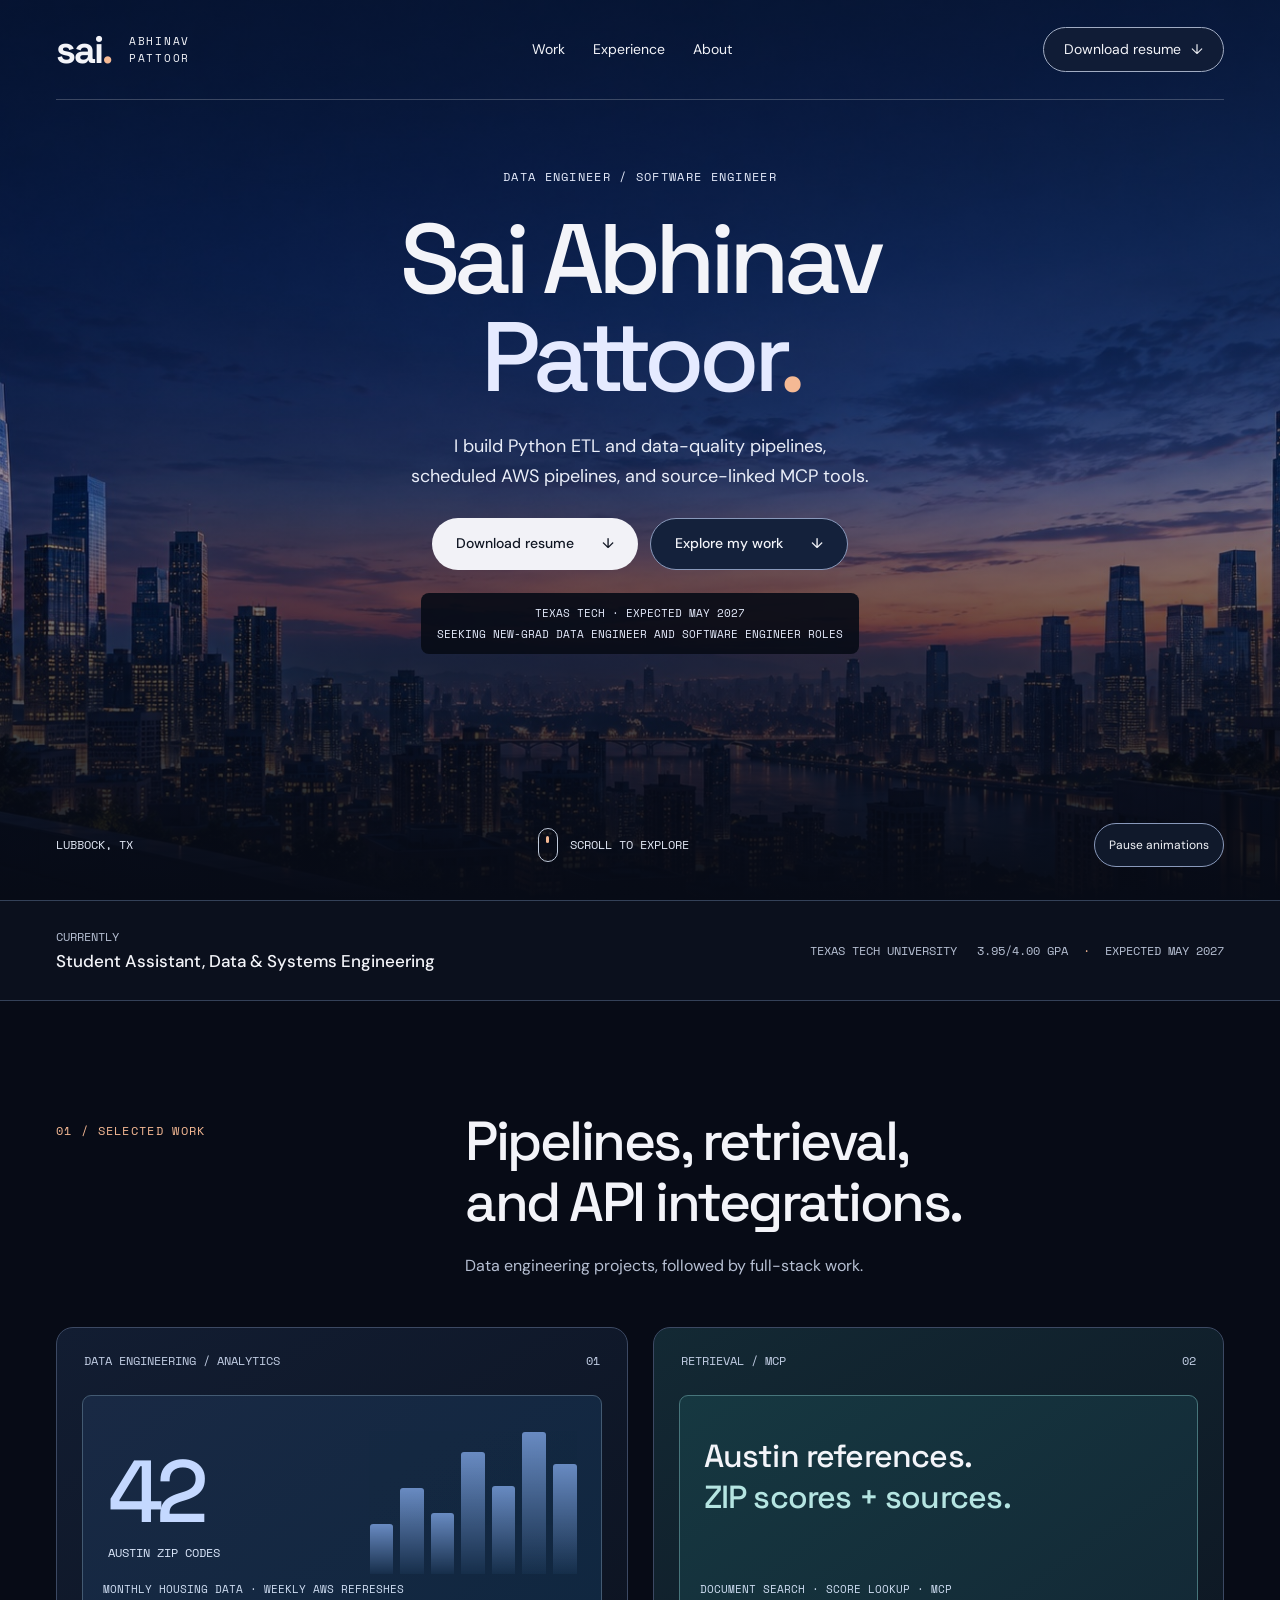
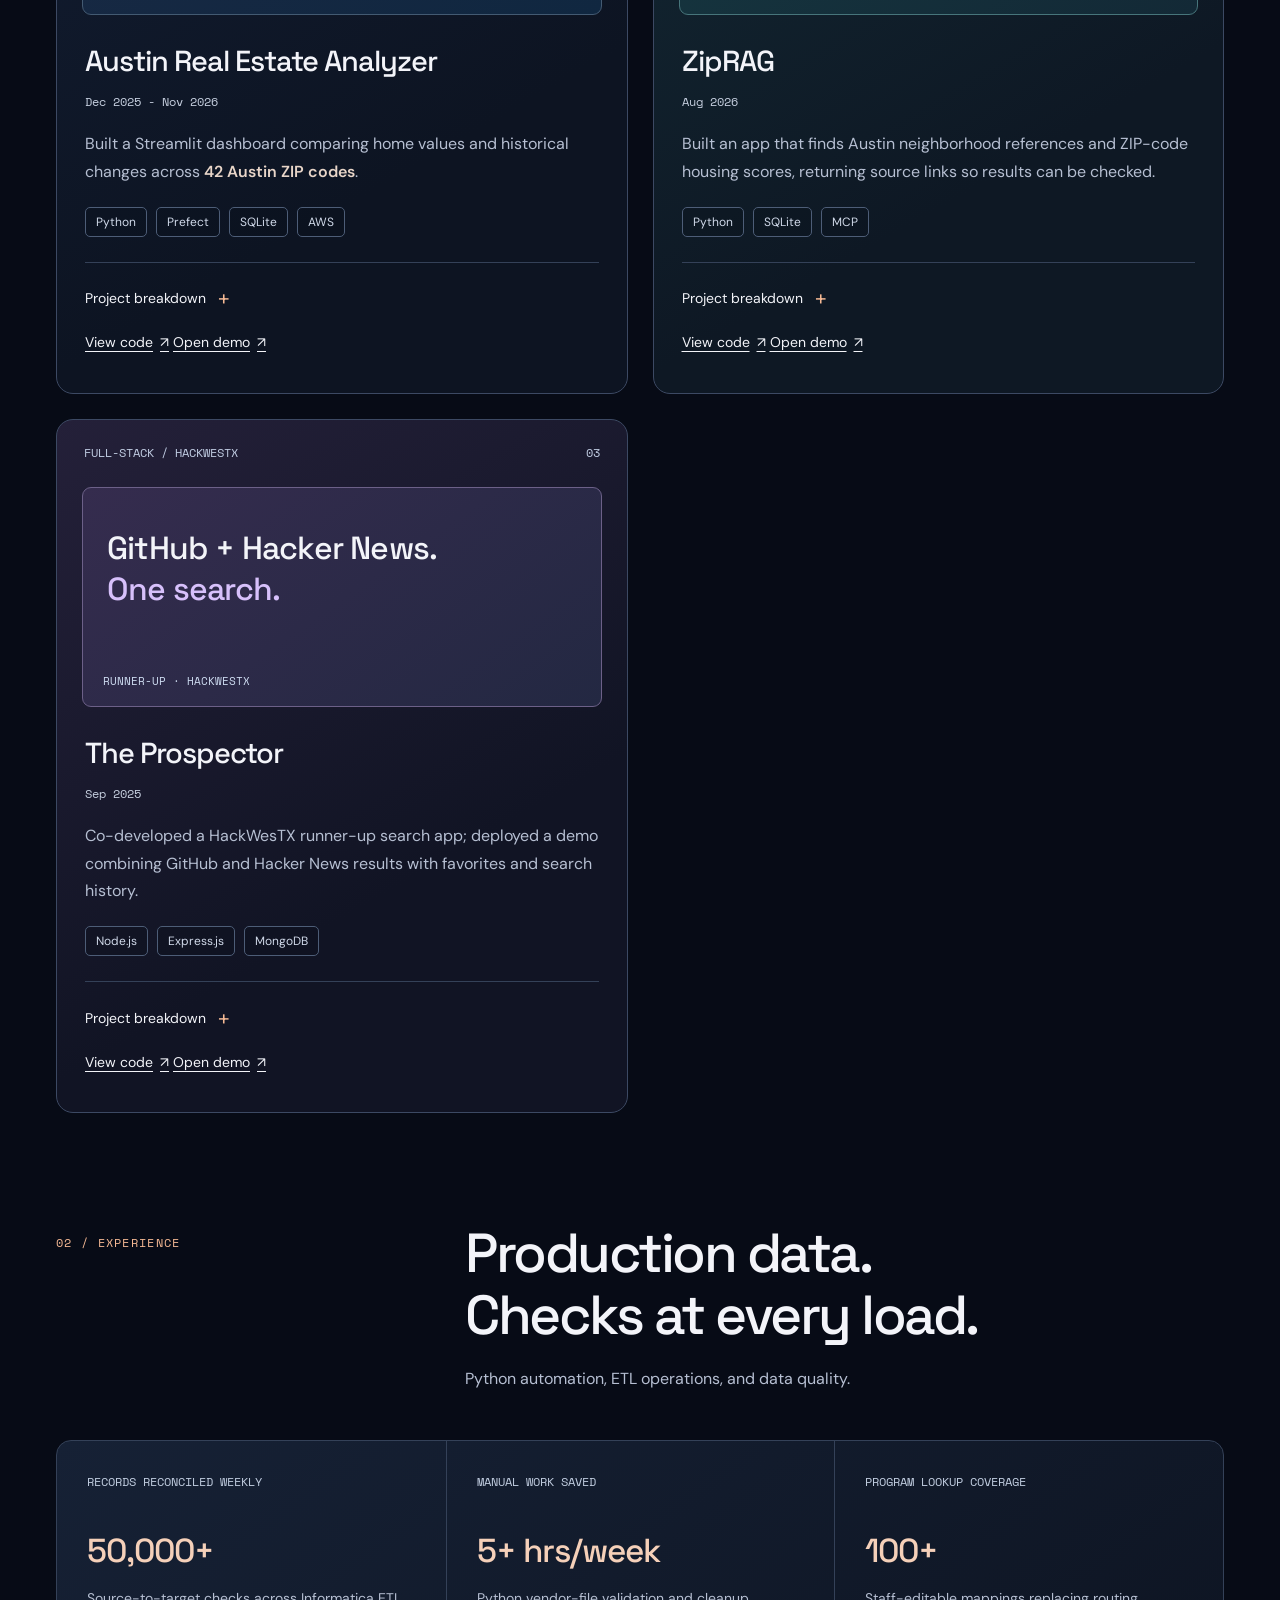
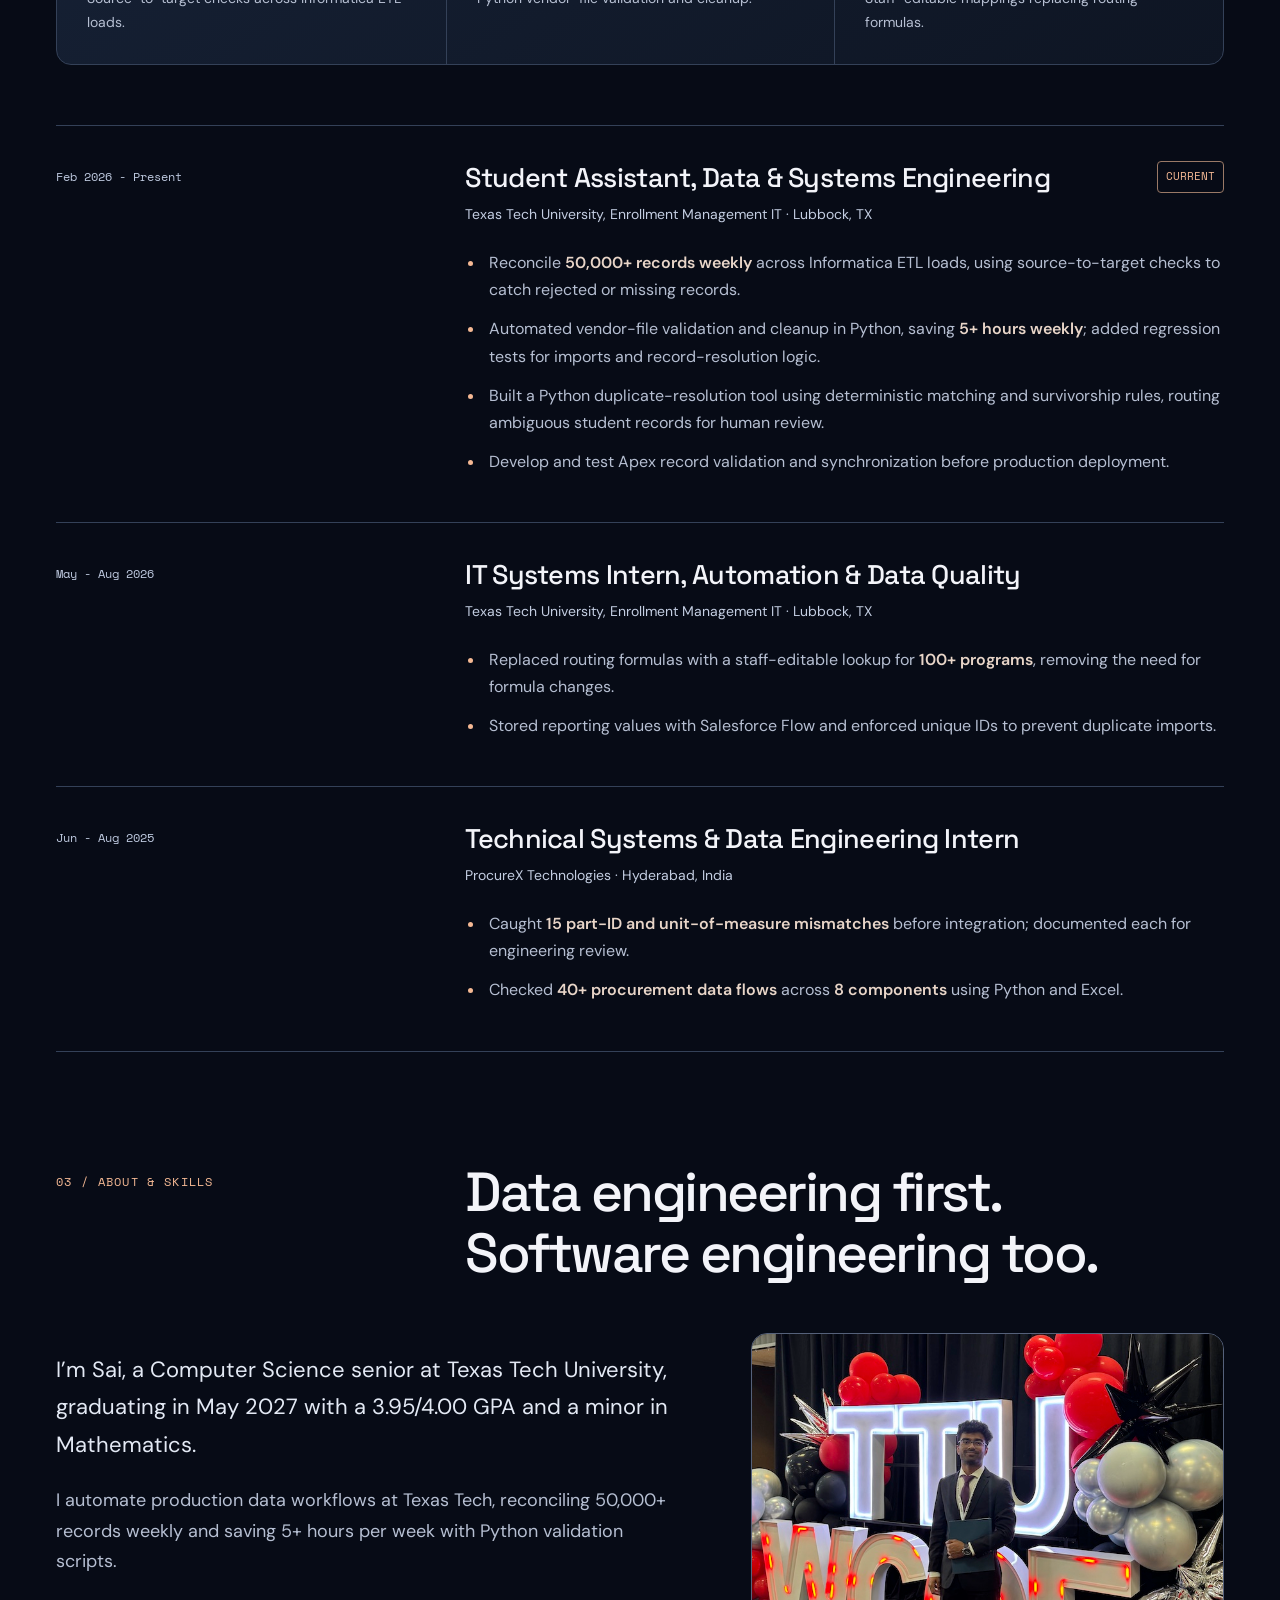
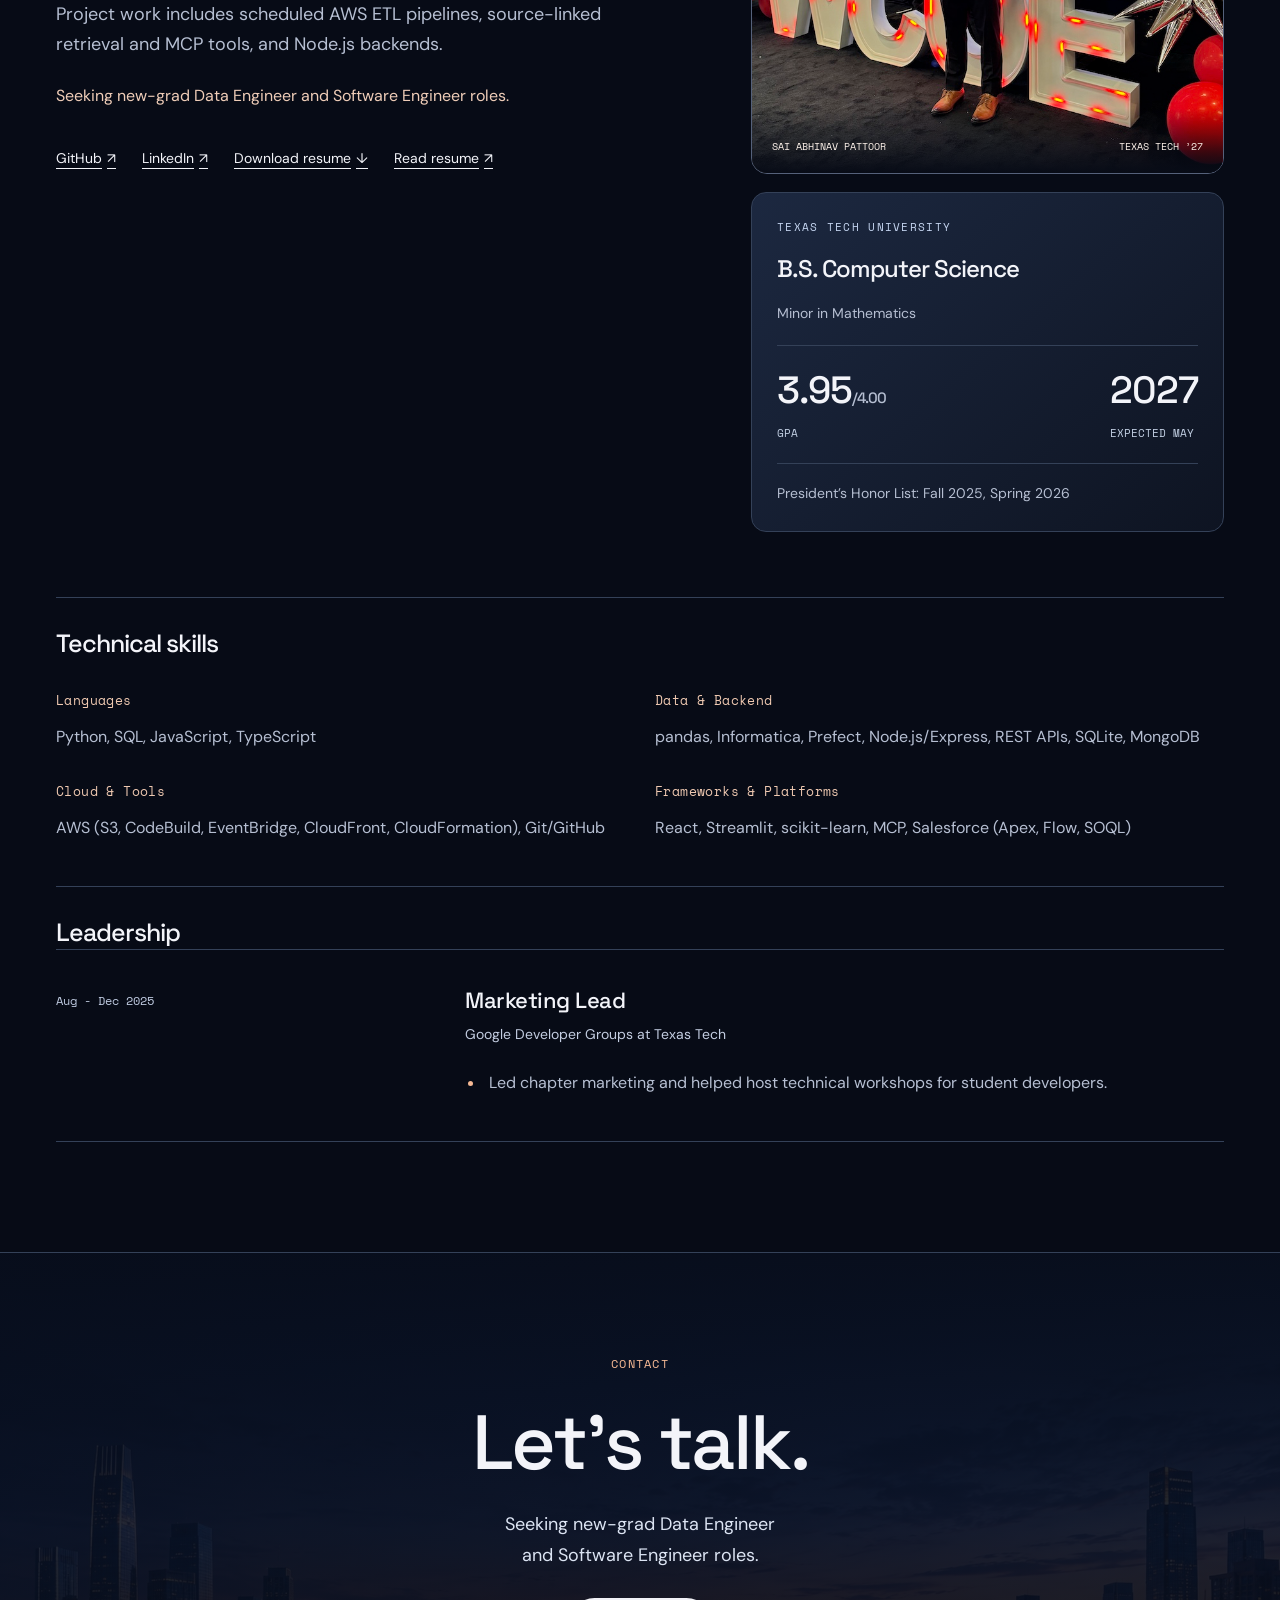
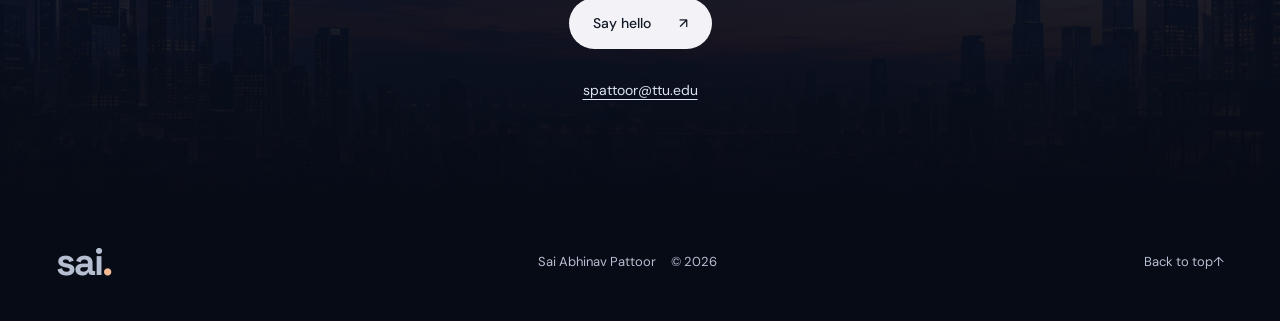
<file: index.html>
<!doctype html>
<html lang="en">
<head>
  <meta charset="utf-8">
  <meta name="viewport" content="width=device-width, initial-scale=1">
  <title>Sai Abhinav Pattoor | Data Engineer / Software Engineer</title>
  <meta name="description" content="Sai Abhinav Pattoor: Data Engineer / Software Engineer seeking new-grad roles. Python ETL, data quality, scheduled AWS pipelines, and MCP tools. Texas Tech, expected May 2027.">
  <meta name="theme-color" content="#070b16">
  <link rel="canonical" href="https://spattoor.github.io/">
  <meta property="og:type" content="website">
  <meta property="og:url" content="https://spattoor.github.io/">
  <meta property="og:title" content="Sai Abhinav Pattoor | Data Engineer / Software Engineer">
  <meta property="og:description" content="Sai Abhinav Pattoor: Data Engineer / Software Engineer seeking new-grad roles. Python ETL, data quality, scheduled AWS pipelines, and MCP tools. Texas Tech, expected May 2027.">
  <meta property="og:image" content="https://spattoor.github.io/assets/skyline.jpg">
  <meta property="og:image:alt" content="Decorative city skyline at dusk">
  <meta name="twitter:card" content="summary_large_image">
  <meta name="twitter:title" content="Sai Abhinav Pattoor | Data Engineer / Software Engineer">
  <meta name="twitter:description" content="Sai Abhinav Pattoor: Data Engineer / Software Engineer seeking new-grad roles. Python ETL, data quality, scheduled AWS pipelines, and MCP tools. Texas Tech, expected May 2027.">
  <meta name="twitter:image" content="https://spattoor.github.io/assets/skyline.jpg">
  <meta name="twitter:image:alt" content="Decorative city skyline at dusk">
  <link rel="icon" type="image/svg+xml" href="data:image/svg+xml,%3Csvg xmlns='http://www.w3.org/2000/svg' viewBox='0 0 40 40'%3E%3Crect width='40' height='40' rx='11' fill='%23070b16'/%3E%3Ctext x='7' y='29' font-size='25' font-family='Arial' font-weight='bold' fill='%23f5b994'%3Es.%3C/text%3E%3C/svg%3E">
  <link rel="preconnect" href="https://fonts.googleapis.com">
  <link rel="preconnect" href="https://fonts.gstatic.com" crossorigin>
  <link href="https://fonts.googleapis.com/css2?family=DM+Sans:wght@400;500;600;700&family=Space+Grotesk:wght@400;500;600;700&family=Space+Mono:wght@400;700&display=swap" rel="stylesheet">
  <link rel="preload" href="assets/skyline.jpg" as="image" fetchpriority="high">
  <link rel="stylesheet" href="style.css?v=20261103">
  <script src="app.js?v=20261101-2" defer></script>
</head>
<body>
  <a class="skip" href="#main">Skip to main content</a>
  <div class="scroll-progress" aria-hidden="true"></div>
  <header class="header">
    <div class="nav shell">
      <a href="#top" class="brand" aria-label="Sai Abhinav Pattoor home">sai<span>.</span><span class="brand-name">ABHINAV PATTOOR</span></a>
      <nav aria-label="Main navigation">
        <a href="#work">Work</a><a href="#experience">Experience</a><a href="#about">About</a>
      </nav>
      <a class="resume-nav" href="resume.pdf?v=20261103" download="Sai_Abhinav_Pattoor_Resume.pdf">Download resume <span aria-hidden="true">↓</span></a>
    </div>
  </header>
  <main id="main" tabindex="-1">
    <section class="hero" id="top" aria-labelledby="name">
      <div class="city-backdrop" aria-hidden="true"></div>
      <div class="hero-shade" aria-hidden="true"></div>
      <div class="hero-content shell">
        <p class="eyebrow hero-kicker">Data Engineer / Software Engineer</p>
        <h1 id="name"><span>Sai Abhinav</span><span class="surname">Pattoor<span class="name-period">.</span></span></h1>
        <p class="hero-description">I build Python ETL and data-quality pipelines,<br> scheduled AWS pipelines, and source-linked MCP tools.</p>
        <div class="hero-actions">
          <a class="button light" href="resume.pdf?v=20261103" download="Sai_Abhinav_Pattoor_Resume.pdf">Download resume <span aria-hidden="true">↓</span></a>
          <a class="button glass" href="#work">Explore my work <span aria-hidden="true">↓</span></a>
        </div>
        <p class="availability">TEXAS TECH · EXPECTED MAY 2027<br>SEEKING NEW-GRAD DATA ENGINEER AND SOFTWARE ENGINEER ROLES</p>
      </div>
      <div class="hero-bottom shell">
        <p class="hero-location">LUBBOCK, TX</p>
        <a href="#work" class="scroll-cue"><span aria-hidden="true"></span> SCROLL TO EXPLORE</a>
        <button class="motion-button" id="motion-toggle" type="button" aria-pressed="false" hidden>Pause animations</button>
      </div>
    </section>
    <div class="credential-strip">
      <div class="shell credential-inner">
        <span>CURRENTLY <b>Student Assistant, Data &amp; Systems Engineering</b></span>
        <span>TEXAS TECH UNIVERSITY</span><span>3.95/4.00 GPA <i aria-hidden="true">·</i> EXPECTED MAY 2027</span>
      </div>
    </div>
    <section id="work" class="section shell" aria-labelledby="work-title">
      <div class="section-heading"><p class="eyebrow">01 / SELECTED WORK</p><div><h2 id="work-title">Pipelines, retrieval,<br>and API integrations.</h2><p>Data engineering projects, followed by full-stack work.</p></div></div>
      <div class="work-grid">
        <article class="work-card data-card" aria-labelledby="analyzer-title">
          <div class="card-top"><span class="category">DATA ENGINEERING / ANALYTICS</span><span class="project-number" aria-hidden="true">01</span></div>
          <div class="card-visual data-visual" aria-hidden="true"><div><strong>42</strong><span>AUSTIN ZIP CODES</span></div><div class="data-bars"><i style="--h:35%"></i><i style="--h:60%"></i><i style="--h:43%"></i><i style="--h:86%"></i><i style="--h:62%"></i><i style="--h:100%"></i><i style="--h:77%"></i></div><span class="visual-note">MONTHLY HOUSING DATA · WEEKLY AWS REFRESHES</span></div>
          <div class="card-body">
            <h3 id="analyzer-title">Austin Real Estate Analyzer</h3>
            <p class="project-date">Dec 2025 - Nov 2026</p>
            <p>Built a Streamlit dashboard comparing home values and historical changes across <strong>42 Austin ZIP codes</strong>.</p>
            <div class="tags" aria-label="Technologies"><span>Python</span><span>Prefect</span><span>SQLite</span><span>AWS</span></div>
            <div class="card-actions">
              <details><summary>Project breakdown <span aria-hidden="true">+</span><span class="sr-only">: Austin Real Estate Analyzer</span></summary><p><b>Problem:</b> Compare home values and historical changes across Austin ZIP codes.</p><p><b>Build:</b> Added filters and transparent scores based on home values and 1- and 3-year changes.</p><p><b>Result:</b> Scheduled weekly AWS refreshes of monthly housing data, with validated snapshots for recovery after restarts.</p></details>
              <a class="repo" href="https://github.com/spattoor/Austin-Real-Estate-Analyzer/tree/portfolio-cloud-upgrade" aria-label="View Austin Real Estate Analyzer source code">View code <span aria-hidden="true">↗</span></a>
              <a class="repo" href="https://austin-real-estate-analyzer-d5mx2bhi5grprfmjggz83b.streamlit.app/" aria-label="Open Austin Real Estate Analyzer demo">Open demo <span aria-hidden="true">↗</span></a>
            </div>
          </div>
        </article>
        <article class="work-card rag-card" aria-labelledby="ziprag-title">
          <div class="card-top"><span class="category">RETRIEVAL / MCP</span><span class="project-number" aria-hidden="true">02</span></div>
          <div class="card-visual rag-visual" aria-hidden="true"><div class="search-concept"><span>Austin references.<br><strong>ZIP scores + sources.</strong></span></div><span class="visual-note">DOCUMENT SEARCH · SCORE LOOKUP · MCP</span></div>
          <div class="card-body">
            <h3 id="ziprag-title">ZipRAG</h3>
            <p class="project-date">Aug 2026</p>
            <p>Built an app that finds Austin neighborhood references and ZIP-code housing scores, returning source links so results can be checked.</p>
            <div class="tags" aria-label="Technologies"><span>Python</span><span>SQLite</span><span>MCP</span></div>
            <div class="card-actions">
              <details><summary>Project breakdown <span aria-hidden="true">+</span><span class="sr-only">: ZipRAG</span></summary><p><b>Problem:</b> Find Austin neighborhood references and ZIP-code housing scores.</p><p><b>Build:</b> Exposed search and score lookup as MCP tools for compatible assistants.</p><p><b>Result:</b> Retrieved the expected source in the top 3 on <strong>all 10 development questions</strong>.</p></details>
              <a class="repo" href="https://github.com/spattoor/ZipRAG" aria-label="View ZipRAG source code">View code <span aria-hidden="true">↗</span></a>
              <a class="repo" href="https://spattoor-ziprag.streamlit.app/" aria-label="Open ZipRAG demo">Open demo <span aria-hidden="true">↗</span></a>
            </div>
          </div>
        </article>
        <article class="work-card software-card" aria-labelledby="prospector-title">
          <div class="card-top"><span class="category">FULL-STACK / HACKWESTX</span><span class="project-number" aria-hidden="true">03</span></div>
          <div class="card-visual prospector-visual" aria-hidden="true"><div class="search-concept"><span>GitHub + Hacker News.<br><strong>One search.</strong></span></div><span class="visual-note">RUNNER-UP · HACKWESTX</span></div>
          <div class="card-body">
            <h3 id="prospector-title">The Prospector</h3>
            <p class="project-date">Sep 2025</p>
            <p>Co-developed a HackWesTX runner-up search app; deployed a demo combining GitHub and Hacker News results with favorites and search history.</p>
            <div class="tags" aria-label="Technologies"><span>Node.js</span><span>Express.js</span><span>MongoDB</span></div>
            <div class="card-actions">
              <details><summary>Project breakdown <span aria-hidden="true">+</span><span class="sr-only">: The Prospector</span></summary><p><b>Problem:</b> Search GitHub and Hacker News results in one app.</p><p><b>Build:</b> Built the Express backend and MongoDB saved-search schema; removed duplicate URLs and handled source failures with request timeouts.</p><p><b>Result:</b> Deployed a demo with favorites and search history; runner-up, HackWesTX.</p></details>
              <a class="repo" href="https://github.com/spattoor/The-Prospector" aria-label="View The Prospector source code">View code <span aria-hidden="true">↗</span></a>
              <a class="repo" href="https://spattoor-prospector.onrender.com/" aria-label="Open The Prospector demo">Open demo <span aria-hidden="true">↗</span></a>
            </div>
          </div>
        </article>
      </div>
    </section>
    <section id="experience" class="section shell" aria-labelledby="experience-title">
      <div class="section-heading"><p class="eyebrow">02 / EXPERIENCE</p><div><h2 id="experience-title">Production data.<br>Checks at every load.</h2><p>Python automation, ETL operations, and data quality.</p></div></div>
      <div class="impact-grid">
        <div><span class="impact-label">RECORDS RECONCILED WEEKLY</span><strong>50,000+</strong><p>Source-to-target checks across Informatica ETL loads.</p></div>
        <div><span class="impact-label">MANUAL WORK SAVED</span><strong>5+ hrs/week</strong><p>Python vendor-file validation and cleanup.</p></div>
        <div><span class="impact-label">PROGRAM LOOKUP COVERAGE</span><strong>100+</strong><p>Staff-editable mappings replacing routing formulas.</p></div>
      </div>
      <div class="experience-list">
        <article class="experience-row" aria-labelledby="student-title">
          <p class="experience-date">Feb 2026 - Present</p>
          <div class="experience-content"><div class="role-heading"><div><h3 id="student-title">Student Assistant, Data &amp; Systems Engineering</h3><p>Texas Tech University, Enrollment Management IT · Lubbock, TX</p></div><span class="role-tag">CURRENT</span></div>
            <ul><li>Reconcile <strong>50,000+ records weekly</strong> across Informatica ETL loads, using source-to-target checks to catch rejected or missing records.</li>
<li>Automated vendor-file validation and cleanup in Python, saving <strong>5+ hours weekly</strong>; added regression tests for imports and record-resolution logic.</li>
<li>Built a Python duplicate-resolution tool using deterministic matching and survivorship rules, routing ambiguous student records for human review.</li>
<li>Develop and test Apex record validation and synchronization before production deployment.</li></ul>
          </div>
        </article>
        <article class="experience-row" aria-labelledby="intern-title">
          <p class="experience-date">May - Aug 2026</p>
          <div class="experience-content"><div class="role-heading"><div><h3 id="intern-title">IT Systems Intern, Automation &amp; Data Quality</h3><p>Texas Tech University, Enrollment Management IT · Lubbock, TX</p></div></div>
            <ul><li>Replaced routing formulas with a staff-editable lookup for <strong>100+ programs</strong>, removing the need for formula changes.</li>
<li>Stored reporting values with Salesforce Flow and enforced unique IDs to prevent duplicate imports.</li></ul>
          </div>
        </article>
        <article class="experience-row" aria-labelledby="procurex-title">
          <p class="experience-date">Jun - Aug 2025</p>
          <div class="experience-content"><div class="role-heading"><div><h3 id="procurex-title">Technical Systems &amp; Data Engineering Intern</h3><p>ProcureX Technologies · Hyderabad, India</p></div></div>
            <ul><li>Caught <strong>15 part-ID and unit-of-measure mismatches</strong> before integration; documented each for engineering review.</li>
<li>Checked <strong>40+ procurement data flows</strong> across <strong>8 components</strong> using Python and Excel.</li></ul>
          </div>
        </article>
      </div>
    </section>
    <section id="about" class="section shell" aria-labelledby="about-title">
      <div class="section-heading"><p class="eyebrow">03 / ABOUT &amp; SKILLS</p><div><h2 id="about-title">Data engineering first.<br>Software engineering too.</h2></div></div>
      <div class="about-grid">
        <div class="about-copy">
          <p>I’m Sai, a Computer Science senior at Texas Tech University, graduating in May 2027 with a 3.95/4.00 GPA and a minor in Mathematics.</p>
          <p>I automate production data workflows at Texas Tech, reconciling 50,000+ records weekly and saving 5+ hours per week with Python validation scripts.</p><p>Project work includes scheduled AWS ETL pipelines, source-linked retrieval and MCP tools, and Node.js backends.</p>
          <p class="about-focus">Seeking new-grad Data Engineer and Software Engineer roles.</p>
          <div class="social-links"><a href="https://github.com/spattoor">GitHub <span aria-hidden="true">↗</span></a><a href="https://www.linkedin.com/in/sai-abhinav-p-00257b240/">LinkedIn <span aria-hidden="true">↗</span></a><a href="resume.pdf?v=20261103" download="Sai_Abhinav_Pattoor_Resume.pdf">Download resume <span aria-hidden="true">↓</span></a><a href="resume/">Read resume <span aria-hidden="true">↗</span></a></div>
        </div>
        <div class="about-profile">
          <figure class="portrait"><img src="assets/sai-abhinav.jpg" alt="Sai Abhinav Pattoor" width="735" height="685" loading="lazy" decoding="async"><figcaption><span>SAI ABHINAV PATTOOR</span><span>TEXAS TECH ’27</span></figcaption></figure>
          <aside class="education" aria-labelledby="education-title"><p class="eyebrow">TEXAS TECH UNIVERSITY</p><h3 id="education-title">B.S. Computer Science</h3><p>Minor in Mathematics</p><div class="edu-stats"><div><strong>3.95<span>/4.00</span></strong><span>GPA</span></div><div><strong>2027</strong><span>EXPECTED MAY</span></div></div><p>President’s Honor List: Fall 2025, Spring 2026</p></aside>
        </div>
      </div>
      <div class="toolkit" role="group" aria-labelledby="skills-title">
        <h3 id="skills-title" class="toolkit-title">Technical skills</h3>
        <div><h4>Languages</h4><p>Python, SQL, JavaScript, TypeScript</p></div>
<div><h4>Data &amp; Backend</h4><p>pandas, Informatica, Prefect, Node.js/Express, REST APIs, SQLite, MongoDB</p></div>
<div><h4>Cloud &amp; Tools</h4><p>AWS (S3, CodeBuild, EventBridge, CloudFront, CloudFormation), Git/GitHub</p></div>
<div><h4>Frameworks &amp; Platforms</h4><p>React, Streamlit, scikit-learn, MCP, Salesforce (Apex, Flow, SOQL)</p></div>
      </div>
      <div class="leadership" role="group" aria-labelledby="leadership-title">
        <h3 id="leadership-title">Leadership</h3>
        <article class="experience-row" aria-labelledby="gdg-title">
          <p class="experience-date">Aug - Dec 2025</p>
          <div class="experience-content"><div class="role-heading"><div><h4 id="gdg-title">Marketing Lead</h4><p>Google Developer Groups at Texas Tech</p></div></div><ul><li>Led chapter marketing and helped host technical workshops for student developers.</li></ul></div>
        </article>
      </div>
    </section>
    <section class="contact" aria-labelledby="contact-title">
      <div class="contact-sky" aria-hidden="true"></div>
      <div class="shell contact-content"><p class="eyebrow">CONTACT</p><h2 id="contact-title">Let’s talk.</h2><p>Seeking new-grad Data Engineer<br>and Software Engineer roles.</p><a class="button light" href="mailto:spattoor@ttu.edu">Say hello <span aria-hidden="true">↗</span></a><a class="contact-email" href="mailto:spattoor@ttu.edu">spattoor@ttu.edu</a></div>
    </section>
  </main>
  <footer class="shell footer"><a class="brand" href="#top" aria-label="Sai Abhinav Pattoor, back to top">sai<span>.</span></a><p>Sai Abhinav Pattoor <span>© 2026</span></p><a href="#top">Back to top <span aria-hidden="true">↑</span></a></footer>
</body>
</html>
</file>
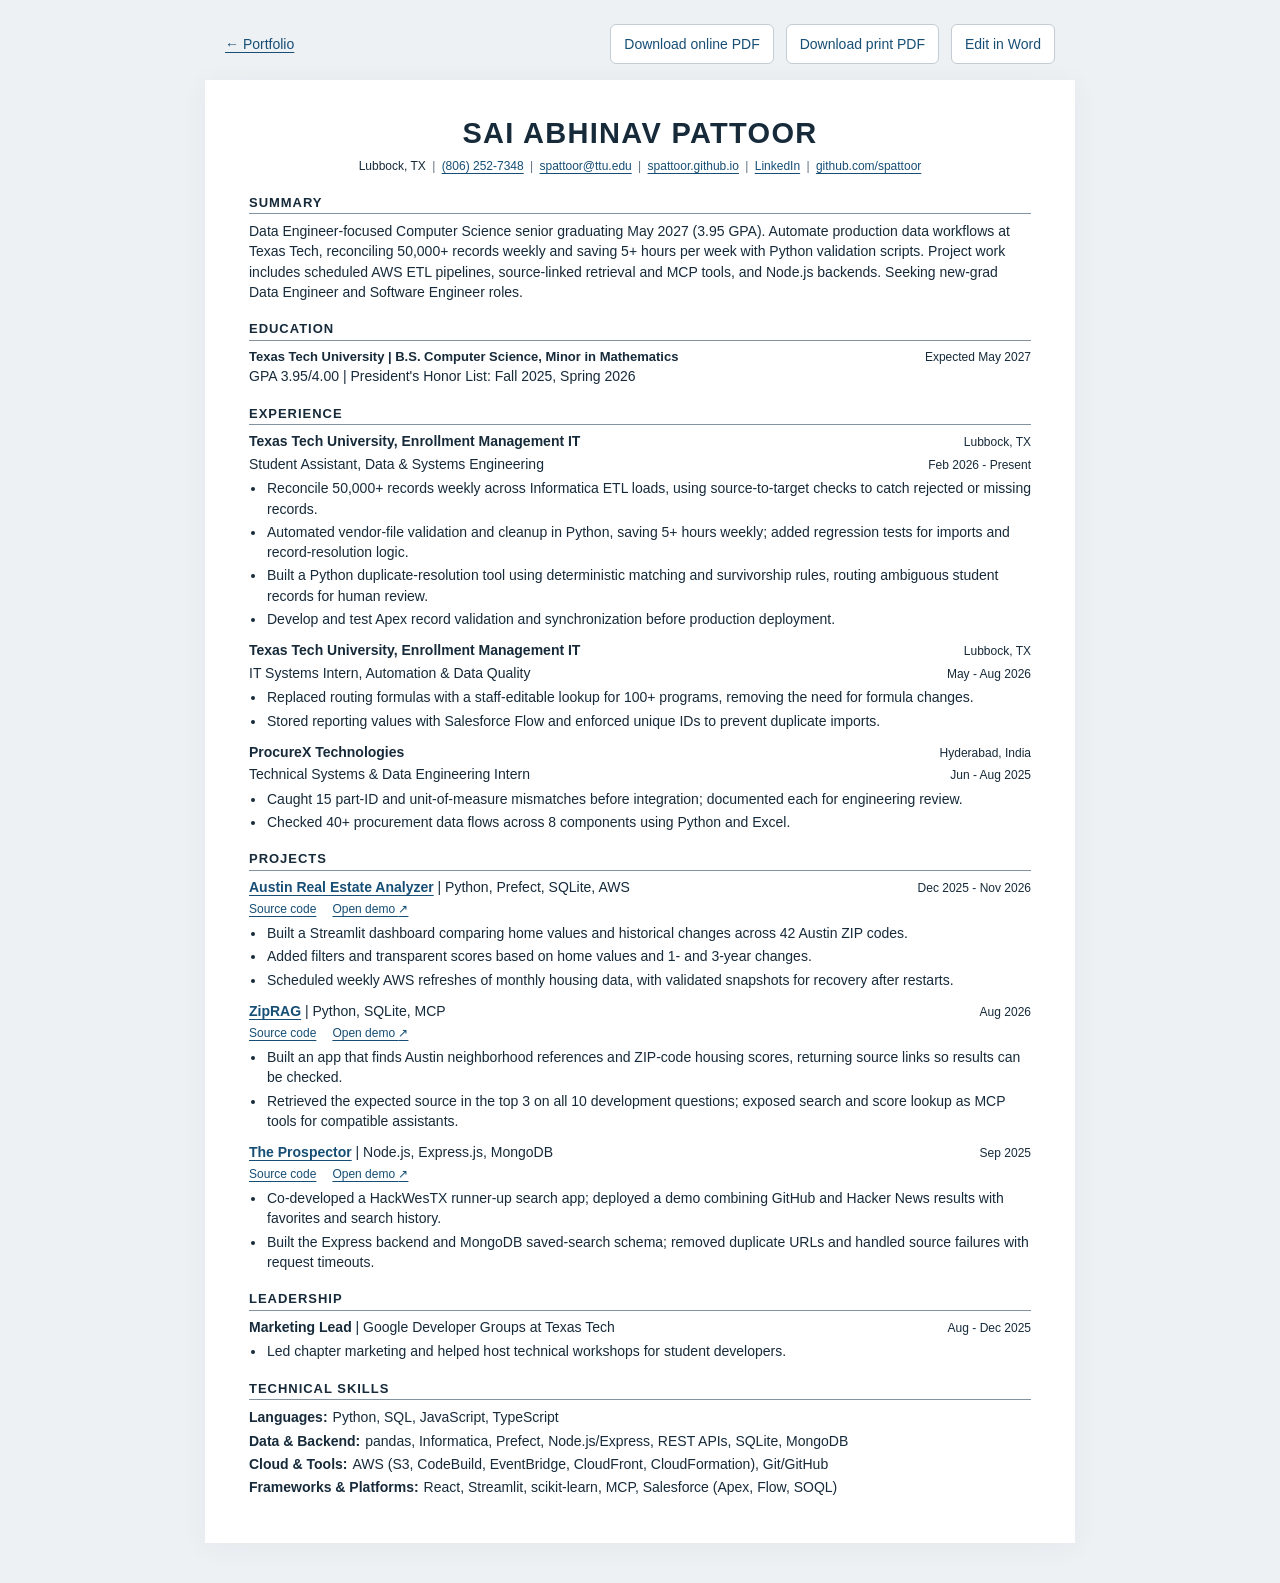
<file: resume/index.html>
<!doctype html>
<html lang="en"><head><meta charset="utf-8"><meta name="viewport" content="width=device-width, initial-scale=1"><title>Sai Abhinav Pattoor | Resume</title><meta name="description" content="Resume of Sai Abhinav Pattoor, seeking new-grad Data Engineer and Software Engineer roles after May 2027 graduation."><meta name="theme-color" content="#162a3a"><link rel="canonical" href="https://spattoor.github.io/resume/"><style>*{box-sizing:border-box}html{font-family:Arial,Helvetica,sans-serif;color:#162a3a;background:#eef1f4;scroll-behavior:smooth}body{margin:0;line-height:1.45}a{color:#164e75;text-decoration-thickness:1px;text-underline-offset:3px}a:focus-visible,button:focus-visible{outline:3px solid #a64c00;outline-offset:4px}.toolbar{max-width:870px;margin:24px auto 16px;display:flex;justify-content:space-between;align-items:center;gap:14px;padding:0 20px;font-size:14px}.downloads{display:flex;gap:12px;flex-wrap:wrap}.downloads a{background:white;border:1px solid #c3ccd4;border-radius:6px;padding:9px 13px;text-decoration:none}.paper{max-width:870px;margin:0 auto 40px;background:#fff;padding:38px 44px 42px;box-shadow:0 4px 28px #162a3a0c}header{text-align:center;margin-bottom:18px}h1{font-size:29px;letter-spacing:.045em;text-transform:uppercase;line-height:1.1;margin:0 0 8px}.position{font-size:14px;font-weight:bold;margin:0 0 9px}.contact{font-size:12px;margin:2px 0;overflow-wrap:anywhere}.separator{padding:0 3px;color:#607080}section{margin-top:19px}h2{font-size:13px;text-transform:uppercase;letter-spacing:.075em;line-height:1.2;margin:0 0 7px}h3{font-size:14px;line-height:1.4;margin:0;font-weight:700}p,li,dl{font-size:14px;margin:0}.row{display:flex;justify-content:space-between;gap:14px;align-items:baseline}.row>span{font-size:12px;white-space:nowrap}.role{margin-top:2px}.role p{font-weight:500}article+article{margin-top:12px}ul{margin:4px 0 0;padding-left:17px}li{padding-left:1px;margin:3px 0}.technology{font-weight:400}.project-links{display:flex;gap:16px;font-size:12px;margin:3px 0 5px}dl>div{margin:3px 0}dt,dd{display:inline;margin:0}dt{font-weight:700;margin-right:5px}.sr-only{position:absolute;width:1px;height:1px;padding:0;margin:-1px;overflow:hidden;clip:rect(0,0,0,0);white-space:nowrap;border:0}.skip{position:absolute;top:-100px;left:15px;background:white;padding:10px;z-index:2}.skip:focus{top:10px}@media(max-width:650px){.toolbar{align-items:flex-start;flex-direction:column;margin-top:18px}.paper{padding:28px 22px;box-shadow:none;margin-bottom:0}html{background:white}h1{font-size:25px}.contact{line-height:1.8}.row{flex-direction:column;gap:1px}.row>span{font-size:12px;color:#495969}section{margin-top:24px}.technology{display:block;font-size:12px}.project-links{margin:6px 0}.downloads a{font-size:13px}li{margin:6px 0}}@media(prefers-reduced-motion:reduce){html{scroll-behavior:auto}}@page{size:letter;margin:0.46in}@media print{html,body{background:white;color:#000}.screen-only,.toolbar,.skip{display:none!important}.paper{max-width:none;margin:0;padding:0;box-shadow:none}a{color:#000;text-decoration:none}h1{font-size:21pt;letter-spacing:0;line-height:23pt;margin:0 0 2pt}.position{font-size:10pt;line-height:12pt;margin:0 0 3pt}.contact{font-size:9pt;line-height:11.1pt;margin:0}.separator{padding:0 2pt}header{margin:0}section{margin-top:6pt}h2{font-size:10.3pt;letter-spacing:0;line-height:12pt;margin:0 0 2.5pt}h3,p,li,dl{font-size:10.25pt;line-height:11.8pt}.row{display:flex;flex-direction:row;gap:10pt}.row>span{font-size:9.5pt;line-height:11.8pt;color:#000}.role{margin-top:1pt}.role p{font-weight:400}ul{margin:1pt 0 0;padding-left:10pt}li{padding:0;margin:0 0 1pt}article+article{margin-top:3pt}.technology{display:inline;font-size:inherit}article{break-inside:avoid}dl>div{margin:0;line-height:11.4pt}dt,dd{font-size:9.9pt;line-height:11.4pt}dt{margin-right:3pt}}h2{border-bottom:1px solid #8192a0;padding-bottom:3px}.education-row h3{font-size:13px}@media print{h2{border-bottom:.4pt solid #727272;padding-bottom:1pt}.education-row h3{font-size:10pt}}</style></head><body><a class="skip" href="#resume">Skip to resume</a><nav class="toolbar" aria-label="Resume downloads"><a href="https://spattoor.github.io/">← Portfolio</a><div class="downloads"><a href="Sai_Abhinav_Pattoor_Resume_Online.pdf" download>Download online PDF</a><a href="Sai_Abhinav_Pattoor_Resume_Print.pdf" download>Download print PDF</a><a href="Sai_Abhinav_Pattoor_Resume.docx" download>Edit in Word</a></div></nav><main id="resume" class="paper" tabindex="-1"><header><h1>Sai Abhinav Pattoor</h1><p class="contact"><span>Lubbock, TX</span><span class="separator" aria-hidden="true"> | </span><a href="tel:+18062527348">(806) 252-7348</a><span class="separator" aria-hidden="true"> | </span><a href="mailto:spattoor@ttu.edu">spattoor@ttu.edu</a><span class="separator" aria-hidden="true"> | </span><a href="https://spattoor.github.io/">spattoor.github.io</a><span class="separator" aria-hidden="true"> | </span><a href="https://www.linkedin.com/in/sai-abhinav-p-00257b240/">LinkedIn</a><span class="separator" aria-hidden="true"> | </span><a href="https://github.com/spattoor">github.com/spattoor</a></p></header><section aria-labelledby="summary"><h2 id="summary">Summary</h2><p>Data Engineer-focused Computer Science senior graduating May 2027 (3.95 GPA). Automate production data workflows at Texas Tech, reconciling 50,000+ records weekly and saving 5+ hours per week with Python validation scripts. Project work includes scheduled AWS ETL pipelines, source-linked retrieval and MCP tools, and Node.js backends. Seeking new-grad Data Engineer and Software Engineer roles.</p></section><section aria-labelledby="education"><h2 id="education">Education</h2><div class="row education-row"><h3>Texas Tech University | B.S. Computer Science, Minor in Mathematics</h3><span>Expected May 2027</span></div><p>GPA 3.95/4.00 | President&#x27;s Honor List: Fall 2025, Spring 2026</p></section><section aria-labelledby="experience"><h2 id="experience">Experience</h2><article><div class="row"><h3>Texas Tech University, Enrollment Management IT</h3><span>Lubbock, TX</span></div><div class="row role"><p>Student Assistant, Data &amp; Systems Engineering</p><span>Feb 2026 - Present</span></div><ul><li>Reconcile 50,000+ records weekly across Informatica ETL loads, using source-to-target checks to catch rejected or missing records.</li><li>Automated vendor-file validation and cleanup in Python, saving 5+ hours weekly; added regression tests for imports and record-resolution logic.</li><li>Built a Python duplicate-resolution tool using deterministic matching and survivorship rules, routing ambiguous student records for human review.</li><li>Develop and test Apex record validation and synchronization before production deployment.</li></ul></article><article><div class="row"><h3>Texas Tech University, Enrollment Management IT</h3><span>Lubbock, TX</span></div><div class="row role"><p>IT Systems Intern, Automation &amp; Data Quality</p><span>May - Aug 2026</span></div><ul><li>Replaced routing formulas with a staff-editable lookup for 100+ programs, removing the need for formula changes.</li><li>Stored reporting values with Salesforce Flow and enforced unique IDs to prevent duplicate imports.</li></ul></article><article><div class="row"><h3>ProcureX Technologies</h3><span>Hyderabad, India</span></div><div class="row role"><p>Technical Systems &amp; Data Engineering Intern</p><span>Jun - Aug 2025</span></div><ul><li>Caught 15 part-ID and unit-of-measure mismatches before integration; documented each for engineering review.</li><li>Checked 40+ procurement data flows across 8 components using Python and Excel.</li></ul></article></section><section aria-labelledby="projects"><h2 id="projects">Projects</h2><article><div class="row"><h3><a href="https://github.com/spattoor/Austin-Real-Estate-Analyzer/tree/portfolio-cloud-upgrade">Austin Real Estate Analyzer</a><span class="technology"> | Python, Prefect, SQLite, AWS</span></h3><span>Dec 2025 - Nov 2026</span></div><p class="project-links screen-only"><a href="https://github.com/spattoor/Austin-Real-Estate-Analyzer/tree/portfolio-cloud-upgrade">Source code</a><a href="https://austin-real-estate-analyzer-d5mx2bhi5grprfmjggz83b.streamlit.app/">Open demo <span aria-hidden="true">↗</span><span class="sr-only"> for Austin Real Estate Analyzer</span></a></p><ul><li>Built a Streamlit dashboard comparing home values and historical changes across 42 Austin ZIP codes.</li><li>Added filters and transparent scores based on home values and 1- and 3-year changes.</li><li>Scheduled weekly AWS refreshes of monthly housing data, with validated snapshots for recovery after restarts.</li></ul></article><article><div class="row"><h3><a href="https://github.com/spattoor/ZipRAG">ZipRAG</a><span class="technology"> | Python, SQLite, MCP</span></h3><span>Aug 2026</span></div><p class="project-links screen-only"><a href="https://github.com/spattoor/ZipRAG">Source code</a><a href="https://spattoor-ziprag.streamlit.app/">Open demo <span aria-hidden="true">↗</span><span class="sr-only"> for ZipRAG</span></a></p><ul><li>Built an app that finds Austin neighborhood references and ZIP-code housing scores, returning source links so results can be checked.</li><li>Retrieved the expected source in the top 3 on all 10 development questions; exposed search and score lookup as MCP tools for compatible assistants.</li></ul></article><article><div class="row"><h3><a href="https://github.com/spattoor/The-Prospector">The Prospector</a><span class="technology"> | Node.js, Express.js, MongoDB</span></h3><span>Sep 2025</span></div><p class="project-links screen-only"><a href="https://github.com/spattoor/The-Prospector">Source code</a><a href="https://spattoor-prospector.onrender.com/">Open demo <span aria-hidden="true">↗</span><span class="sr-only"> for The Prospector</span></a></p><ul><li>Co-developed a HackWesTX runner-up search app; deployed a demo combining GitHub and Hacker News results with favorites and search history.</li><li>Built the Express backend and MongoDB saved-search schema; removed duplicate URLs and handled source failures with request timeouts.</li></ul></article></section><section aria-labelledby="leadership"><h2 id="leadership">Leadership</h2><div class="row"><h3>Marketing Lead<span class="technology"> | Google Developer Groups at Texas Tech</span></h3><span>Aug - Dec 2025</span></div><ul><li>Led chapter marketing and helped host technical workshops for student developers.</li></ul></section><section aria-labelledby="skills"><h2 id="skills">Technical Skills</h2><dl><div><dt>Languages:</dt><dd>Python, SQL, JavaScript, TypeScript</dd></div><div><dt>Data &amp; Backend:</dt><dd>pandas, Informatica, Prefect, Node.js/Express, REST APIs, SQLite, MongoDB</dd></div><div><dt>Cloud &amp; Tools:</dt><dd>AWS (S3, CodeBuild, EventBridge, CloudFront, CloudFormation), Git/GitHub</dd></div><div><dt>Frameworks &amp; Platforms:</dt><dd>React, Streamlit, scikit-learn, MCP, Salesforce (Apex, Flow, SOQL)</dd></div></dl></section></main></body></html>
</file>
<file: style.css>
:root {
  --bg: #070b16; --panel: #0e1524; --text: #f3f4f9;
  --muted: #b6bfd2; --line: #344158; --accent: #f5b994;
  --display: 'Space Grotesk', Arial, sans-serif;
  --body: 'DM Sans', Arial, sans-serif;
  --mono: 'Space Mono', monospace;
}
* { box-sizing: border-box; }
html { scroll-behavior: smooth; scroll-padding-top: 30px; }
body { margin: 0; background: var(--bg); color: var(--text); font: 16px/1.7 var(--body); }
a { color: inherit; text-decoration: none; }
button { font: inherit; color: inherit; }
a, button, summary { -webkit-tap-highlight-color: transparent; }
[hidden] { display: none !important; }
::selection { background: var(--accent); color: var(--bg); }
:is(a, button, summary):focus-visible { outline: 3px solid var(--accent); outline-offset: 5px; }
.shell { width: min(1280px, calc(100% - 112px)); margin-inline: auto; }
.skip { position: absolute; left: 20px; top: 0; transform: translateY(-150%); padding: 12px; background: var(--accent); color: var(--bg); z-index: 20; }
.skip:focus { transform: translateY(12px); }
.sr-only { position: absolute; width: 1px; height: 1px; padding: 0; margin: -1px; overflow: hidden; clip-path: inset(50%); white-space: nowrap; border: 0; }
.scroll-progress { position: fixed; inset: 0 0 auto; height: 2px; background: var(--accent); transform: scaleX(0); transform-origin: left; z-index: 20; }
.header { position: absolute; inset: 0 0 auto; z-index: 5; }
.nav { min-height: 100px; display: flex; gap: 24px; align-items: center; justify-content: space-between; border-bottom: 1px solid #ffffff36; }
.brand { display: inline-flex; align-items: center; font: 700 38px/1 var(--display); letter-spacing: -2px; }
.brand > span:first-child { color: var(--accent); }
.brand .brand-name { margin-left: 18px; max-width: 92px; font: 11px/1.5 var(--mono); letter-spacing: 1.7px; }
nav { display: flex; gap: 28px; }
nav a { display: inline-flex; align-items: center; min-height: 44px; font-size: 14px; }
a:hover { color: var(--accent); }
.resume-nav { display: inline-flex; align-items: center; gap: 10px; min-height: 44px; border: 1px solid #a1acc3; border-radius: 50px; padding: 10px 20px; font-size: 14px; background: #101c36; }
.hero { position: relative; isolation: isolate; min-height: 860px; min-height: max(860px, 100svh); overflow: hidden; background: #13264a; display: flex; flex-direction: column; }
.city-backdrop { position: absolute; inset: 0; z-index: -3; background: url('assets/skyline.jpg') center bottom/cover no-repeat; }
.hero-shade { position: absolute; inset: 0; z-index: -2; background: linear-gradient(#050d20b8, #050d2066 55%, #070b16); }
.hero-content { text-align: center; padding-top: 166px; padding-bottom: 60px; }
.eyebrow { font: 12px/1.8 var(--mono); letter-spacing: 1.3px; color: var(--accent); margin: 0; }
.hero-kicker { color: #e5ebfb; margin-bottom: 22px; text-transform: uppercase; }
h1 { font: 500 clamp(68px, 7.7vw, 118px)/1 var(--display); letter-spacing: -6px; margin: 0; }
h1 > span { display: block; }
.surname { color: #e5eaff; }
.name-period { color: var(--accent); }
.hero-description { margin: 24px auto 26px; max-width: 620px; color: #e9edf8; font-size: 18px; }
.hero-actions { display: flex; justify-content: center; flex-wrap: wrap; gap: 12px; }
.button { display: inline-flex; justify-content: center; align-items: center; gap: 28px; min-height: 51px; padding: 13px 24px; border-radius: 50px; font-weight: 500; font-size: 14px; transition: transform .2s; }
.button:hover { transform: translateY(-3px); }
.light, .light:hover { background: #f2f2f7; color: #111724; }
.glass { background: #14213b; border: 1px solid #8999bb; color: #f3f4f9; }
.availability { display: inline-block; max-width: 620px; padding: 10px 16px; margin: 23px 0 0; border-radius: 8px; font: 11px/1.9 var(--mono); color: #e4eafb; background: #070b16e8; }
.hero-bottom { display: flex; flex-wrap: wrap; gap: 20px; align-items: center; justify-content: space-between; margin-top: auto; padding-block: 20px 32px; }
.hero-location, .scroll-cue { font: 12px/1.8 var(--mono); color: #e0e6f3; }
.scroll-cue { display: flex; align-items: center; gap: 12px; min-height: 44px; }
.scroll-cue > span { height: 34px; width: 20px; border: 1px solid #c0cadb; border-radius: 20px; position: relative; }
.scroll-cue > span::after { content: ''; position: absolute; width: 3px; height: 7px; background: var(--accent); border-radius: 3px; top: 7px; left: 7px; animation: scroll-dot 1.8s ease infinite; }
.motion-button { border: 1px solid #8999bb; background: #10192b; border-radius: 50px; font-size: 12px; min-height: 44px; padding: 9px 14px; cursor: pointer; }
.credential-strip { border-block: 1px solid var(--line); background: #0b101d; }
.credential-inner { display: flex; flex-wrap: wrap; align-items: center; justify-content: space-between; gap: 20px; padding-block: 25px; font: 12px/1.8 var(--mono); color: var(--muted); }
.credential-inner > span:first-child { flex: 1 1 420px; }
.credential-inner b { display: block; font: 500 17px/1.6 var(--body); color: var(--text); }
.credential-inner i { color: var(--accent); font-style: normal; margin: 0 8px; }
.section { padding-top: 110px; }
.section-heading { display: grid; grid-template-columns: 1fr 2fr; gap: 30px; align-items: start; margin-bottom: 48px; }
.section-heading .eyebrow { padding-top: 9px; }
h2 { font: 500 clamp(36px, 4.3vw, 62px)/1.12 var(--display); letter-spacing: -2.5px; margin: 0; }
.section-heading p:not(.eyebrow) { color: var(--muted); margin: 18px 0 0; max-width: 610px; }
h3 { font: 500 29px/1.25 var(--display); letter-spacing: -1px; margin: 0; }
h4 { margin: 0; font: 400 13px/1.7 var(--mono); letter-spacing: .4px; color: #efc9b1; }
p, h1, h2, h3, h4, li, a { overflow-wrap: break-word; }
.work-grid { display: grid; grid-template-columns: repeat(2, minmax(0, 1fr)); gap: 25px; align-items: start; }
.work-card { min-width: 0; border: 1px solid #3c4963; border-radius: 17px; overflow: hidden; background: linear-gradient(150deg, #121d32, #0d1422 65%); transition: border-color .2s, box-shadow .2s; }
.work-card:hover, .work-card:focus-within { border-color: #899dc3; box-shadow: 0 18px 60px #0003; }
.software-card { background: linear-gradient(150deg, #242039, #111424 65%); }
.rag-card { background: linear-gradient(150deg, #132934, #0e1824 65%); }
.card-top { display: flex; justify-content: space-between; align-items: center; gap: 16px; padding: 23px 27px; }
.category, .project-number { font: 12px/1.7 var(--mono); color: #c1cde3; }
.card-visual { height: 220px; margin: 0 25px; border: 1px solid #435a72; border-radius: 9px; position: relative; overflow: hidden; }
.data-visual { background: linear-gradient(145deg, #192944, #102740); padding: 25px; display: flex; align-items: center; }
.data-visual > div:first-child { position: relative; z-index: 1; }
.data-visual strong { font: 500 88px/1 var(--display); letter-spacing: -7px; color: #c4d8ff; }
.data-visual strong > span { font-size: 45px; letter-spacing: -3px; }
.data-visual > div:first-child > span { display: block; max-width: 135px; font: 12px/1.6 var(--mono); margin-top: 7px; color: #dae6fa; }
.data-bars { height: 142px; width: 40%; display: flex; align-items: end; gap: 7px; position: absolute; bottom: 40px; right: 24px; opacity: .7; }
.data-bars i { height: var(--h); flex: 1; background: linear-gradient(#8db5f9, #3b6b9e25); border-radius: 3px 3px 0 0; }
.visual-note { position: absolute; bottom: 15px; left: 20px; right: 15px; font: 11px/1.6 var(--mono); color: #cfddf2; }
.prospector-visual { background: linear-gradient(145deg, #352c4e, #232842); border-color: #6c6088; }
.rag-visual { background: linear-gradient(145deg, #163841, #132936); border-color: #47757b; }
.search-concept { position: absolute; inset: 40px 24px auto; font: 500 clamp(24px, 2.5vw, 33px)/1.3 var(--display); letter-spacing: -.8px; }
.search-concept strong { font-weight: 500; color: #d7c0fb; }
.rag-visual .search-concept strong { color: #b5e5e2; }
.card-body { padding: 28px; }
.card-body > p { color: var(--muted); margin: 16px 0 22px; }
.card-body > .project-date { font: 12px/1.8 var(--mono); color: #c5cede; margin: 12px 0 18px; }
strong { color: #e8d5c8; font-weight: 600; }
.tags { display: flex; flex-wrap: wrap; gap: 9px; }
.tags span { font-size: 12px; color: #d0d9e9; border: 1px solid #4d5d77; border-radius: 5px; padding: 4px 10px; background: #070b1633; }
.card-actions { margin-top: 25px; border-top: 1px solid var(--line); padding-top: 14px; }
summary { cursor: pointer; min-height: 44px; display: flex; align-items: center; gap: 12px; font-size: 14px; list-style: none; }
summary::-webkit-details-marker { display: none; }
summary > span[aria-hidden] { color: var(--accent); font-size: 21px; }
details[open] summary > span[aria-hidden] { transform: rotate(45deg); }
details p { color: var(--muted); margin: 16px 0; }
details b { color: var(--text); font-weight: 500; }
.repo { display: inline-flex; align-items: center; gap: 7px; min-height: 44px; font-size: 14px; text-decoration: underline; text-underline-offset: 4px; }
.card-body > .todo { border-left: 2px solid var(--accent); background: #070b1655; padding: 10px 14px; color: #ffd7bd; font-size: 14px; }
.impact-grid { display: grid; grid-template-columns: repeat(3, minmax(0, 1fr)); border: 1px solid var(--line); border-radius: 15px; background: linear-gradient(145deg, #162135, #0e1523); margin-bottom: 60px; }
.impact-grid > div { padding: 30px; }
.impact-grid > div + div { border-left: 1px solid var(--line); }
.impact-label { display: block; min-height: 44px; font: 12px/1.8 var(--mono); color: #c1cde0; }
.impact-grid strong { display: block; margin: 16px 0; font: 500 clamp(26px, 2.6vw, 41px)/1.2 var(--display); letter-spacing: -1px; color: #f5d0b9; }
.impact-grid p { font-size: 14px; color: var(--muted); margin: 0; }
.experience-row { display: grid; grid-template-columns: 1fr 2fr; gap: 30px; border-top: 1px solid var(--line); padding: 35px 0; }
.experience-row:last-child { border-bottom: 1px solid var(--line); }
.experience-date { font: 12px/1.8 var(--mono); color: #bec9df; margin: 5px 0 0; }
.role-heading { display: flex; gap: 20px; align-items: start; justify-content: space-between; }
.role-heading h3 { font-size: 27px; letter-spacing: -.7px; }
.role-heading p { font-size: 14px; color: #c4cee2; margin: 8px 0 0; }
.role-tag { flex-shrink: 0; font: 11px/1.8 var(--mono); color: var(--accent); border: 1px solid #9a7966; border-radius: 4px; padding: 5px 8px; }
.experience-content ul { padding-left: 20px; margin: 22px 0 0; color: var(--muted); }
.experience-content li { padding-left: 4px; margin-bottom: 12px; }
.experience-content li::marker { color: var(--accent); }
.about-grid { display: grid; grid-template-columns: 1.3fr 1fr; gap: 80px; align-items: start; }
.about-copy { padding-top: 18px; }
.about-copy > p { font-size: 18px; color: var(--muted); margin: 0 0 22px; }
.about-copy > p:first-child { color: #e3e9f4; font-size: 22px; }
.about-copy .about-focus { font-size: 16px; color: #efcdb8; }
.social-links { display: flex; flex-wrap: wrap; gap: 16px 26px; margin-top: 28px; }
.social-links a { display: inline-flex; align-items: center; gap: 5px; min-height: 44px; font-size: 14px; text-decoration: underline; text-underline-offset: 5px; }
.about-profile { min-width: 0; }
.portrait { margin: 0; position: relative; overflow: hidden; border: 1px solid #55617a; border-radius: 16px; background: #111b2c; }
.portrait img { display: block; width: 100%; height: auto; }
.portrait figcaption { position: absolute; inset: auto 0 0; padding: 30px 20px 18px; display: flex; flex-wrap: wrap; justify-content: space-between; gap: 10px; background: linear-gradient(transparent, #070b16); font: 10px/1.7 var(--mono); color: #fff4ec; }
.education { margin-top: 18px; padding: 25px; border: 1px solid var(--line); border-radius: 15px; background: linear-gradient(140deg, #1c2840, #0e1422); }
.education .eyebrow { color: #c6d6f1; font-size: 11px; }
.education h3 { font-size: 24px; margin: 16px 0 0; }
.education > p:not(.eyebrow) { font-size: 14px; color: var(--muted); margin: 18px 0 0; }
.edu-stats { display: flex; justify-content: space-between; flex-wrap: wrap; gap: 20px; border-block: 1px solid var(--line); padding: 18px 0; margin-top: 20px; }
.edu-stats strong { display: block; font: 500 38px/1.4 var(--display); color: var(--text); letter-spacing: -1px; }
.edu-stats strong > span { font-size: 15px; color: var(--muted); }
.edu-stats div > span { font: 11px/1.8 var(--mono); color: #c3d0e4; }
.toolkit { display: grid; grid-template-columns: repeat(2, minmax(0, 1fr)); gap: 30px; border-top: 1px solid var(--line); margin-top: 65px; padding-top: 30px; }
.toolkit-title { grid-column: 1 / -1; font-size: 25px; }
.toolkit p { color: var(--muted); margin: 12px 0 0; }
.leadership { margin-top: 45px; border-top: 1px solid var(--line); padding-top: 30px; }
.leadership h3 { font-size: 25px; }
.leadership ul { padding-left: 20px; color: var(--muted); }
.leadership li { margin-block: 10px; }
.contact { position: relative; isolation: isolate; margin-top: 110px; overflow: hidden; text-align: center; padding: 100px 0 90px; border-top: 1px solid var(--line); background: #132748; }
.contact-sky { position: absolute; inset: 0; z-index: -2; background: url('assets/skyline.jpg') center 65%/cover no-repeat; opacity: .45; }
.contact::after { content: ''; position: absolute; inset: 0; background: linear-gradient(#070b16e8, #070b16bf, #070b16); z-index: -1; }
.contact h2 { font-size: clamp(45px, 6vw, 80px); margin: 24px 0; }
.contact-content > p:not(.eyebrow) { font-size: 18px; color: #dce4f3; margin-bottom: 28px; }
.contact-email { display: flex; align-items: center; justify-content: center; width: fit-content; min-height: 44px; margin: 20px auto 0; font-size: 14px; color: #dce4f3; text-decoration: underline; text-underline-offset: 4px; }
.footer { display: flex; flex-wrap: wrap; align-items: center; justify-content: space-between; gap: 22px; padding-block: 35px; font-size: 13px; color: var(--muted); }
.footer p span { margin-left: 12px; }
.footer > a { min-height: 44px; display: inline-flex; align-items: center; }
.not-found { min-height: 75svh; padding-block: 100px; max-width: 780px; }
.not-found h1 { font-size: clamp(48px, 8vw, 90px); letter-spacing: -3px; margin: 25px 0; }
.not-found p { color: var(--muted); }
@keyframes scroll-dot { 0%, 100% { transform: translateY(0); opacity: .5; } 50% { transform: translateY(10px); opacity: 1; } }
.motion-paused *, .motion-paused *::before, .motion-paused *::after { animation-play-state: paused !important; transition: none !important; }
html.motion-paused { scroll-behavior: auto; }
@media (max-width: 1100px) {
  .shell { width: calc(100% - 70px); }
  .brand .brand-name { display: none; }
  .about-grid { gap: 40px; }
  .impact-grid > div { padding: 24px; }
}
@media (max-width: 700px) {
  .shell { width: calc(100% - 40px); }
  .nav { min-height: 115px; flex-wrap: wrap; gap: 0 15px; padding-block: 12px; }
  .brand { font-size: 31px; }
  nav { order: 3; width: 100%; justify-content: space-between; gap: 16px; }
  .resume-nav { margin-left: auto; font-size: 12px; padding: 8px 13px; }
  .hero { min-height: 850px; }
  .hero-content { padding-top: 168px; padding-bottom: 50px; }
  .hero-kicker { font-size: 11px; letter-spacing: .5px; }
  h1 { font-size: clamp(48px, 12.5vw, 87px); letter-spacing: -3px; line-height: 1.05; }
  .hero-description { font-size: 16px; }
  .hero-description br { display: none; }
  .hero-actions { gap: 10px; }
  .button { padding: 12px 18px; gap: 18px; font-size: 13px; }
  .availability { font-size: 10px; padding: 10px; }
  .hero-location { display: none; }
  .hero-bottom { gap: 12px; padding-bottom: 25px; }
  .scroll-cue { font-size: 10px; gap: 8px; }
  .motion-button { font-size: 11px; padding-inline: 10px; }
  .credential-inner { font-size: 11px; }
  .section { padding-top: 75px; }
  .section-heading { display: block; margin-bottom: 32px; }
  .section-heading .eyebrow { margin-bottom: 19px; }
  h2 { font-size: clamp(32px, 8vw, 42px); letter-spacing: -1.5px; }
  .work-grid, .impact-grid, .toolkit { grid-template-columns: 1fr; }
  .card-top { padding: 20px 22px; }
  .category { font-size: 11px; }
  .card-visual { margin-inline: 18px; }
  .card-body { padding: 26px 22px; }
  h3 { font-size: 27px; }
  .data-visual strong { font-size: 78px; }
  .data-bars { right: 15px; width: 36%; }
  .visual-note { font-size: 10px; left: 16px; }
  .search-concept { inset: 40px 20px auto; font-size: 27px; }
  .impact-grid { margin-bottom: 35px; }
  .impact-grid > div + div { border-left: 0; border-top: 1px solid var(--line); }
  .impact-label { min-height: 0; }
  .impact-grid strong { font-size: 36px; margin: 12px 0; }
  .experience-row { display: block; padding-block: 30px; }
  .experience-date { margin: 0 0 20px; }
  .role-heading { flex-wrap: wrap; gap: 12px; }
  .role-heading h3 { font-size: 26px; }
  .about-grid { display: block; }
  .about-copy { padding-top: 0; }
  .about-copy > p { font-size: 16px; }
  .about-copy > p:first-child { font-size: 21px; }
  .about-profile { margin-top: 38px; }
  .toolkit { margin-top: 40px; gap: 25px; }
  .contact { margin-top: 75px; padding-block: 70px 60px; }
  .contact-content > p:not(.eyebrow) { font-size: 16px; }
  .footer { justify-content: space-between; }
  .footer p { flex-basis: 100%; order: 3; margin: 0; }
}
@media (max-width: 360px) {
  .hero-actions { flex-direction: column; align-items: center; }
  .hero-actions .button { min-width: 205px; }
  .hero-bottom { align-items: start; flex-direction: column; }
  .card-top { padding-inline: 20px; }
  .search-concept { font-size: 24px; }
  .edu-stats strong { font-size: 30px; }
}
@media (prefers-reduced-motion: reduce) {
  html { scroll-behavior: auto; }
  *, *::before, *::after { animation: none !important; transition: none !important; }
}
@media (forced-colors: active) {
  .button, .resume-nav, .motion-button, .tags span { border: 1px solid ButtonText; }
}


.leadership h4 { font: 500 22px/1.4 var(--display); letter-spacing: -.5px; color: var(--text); }
</file>
